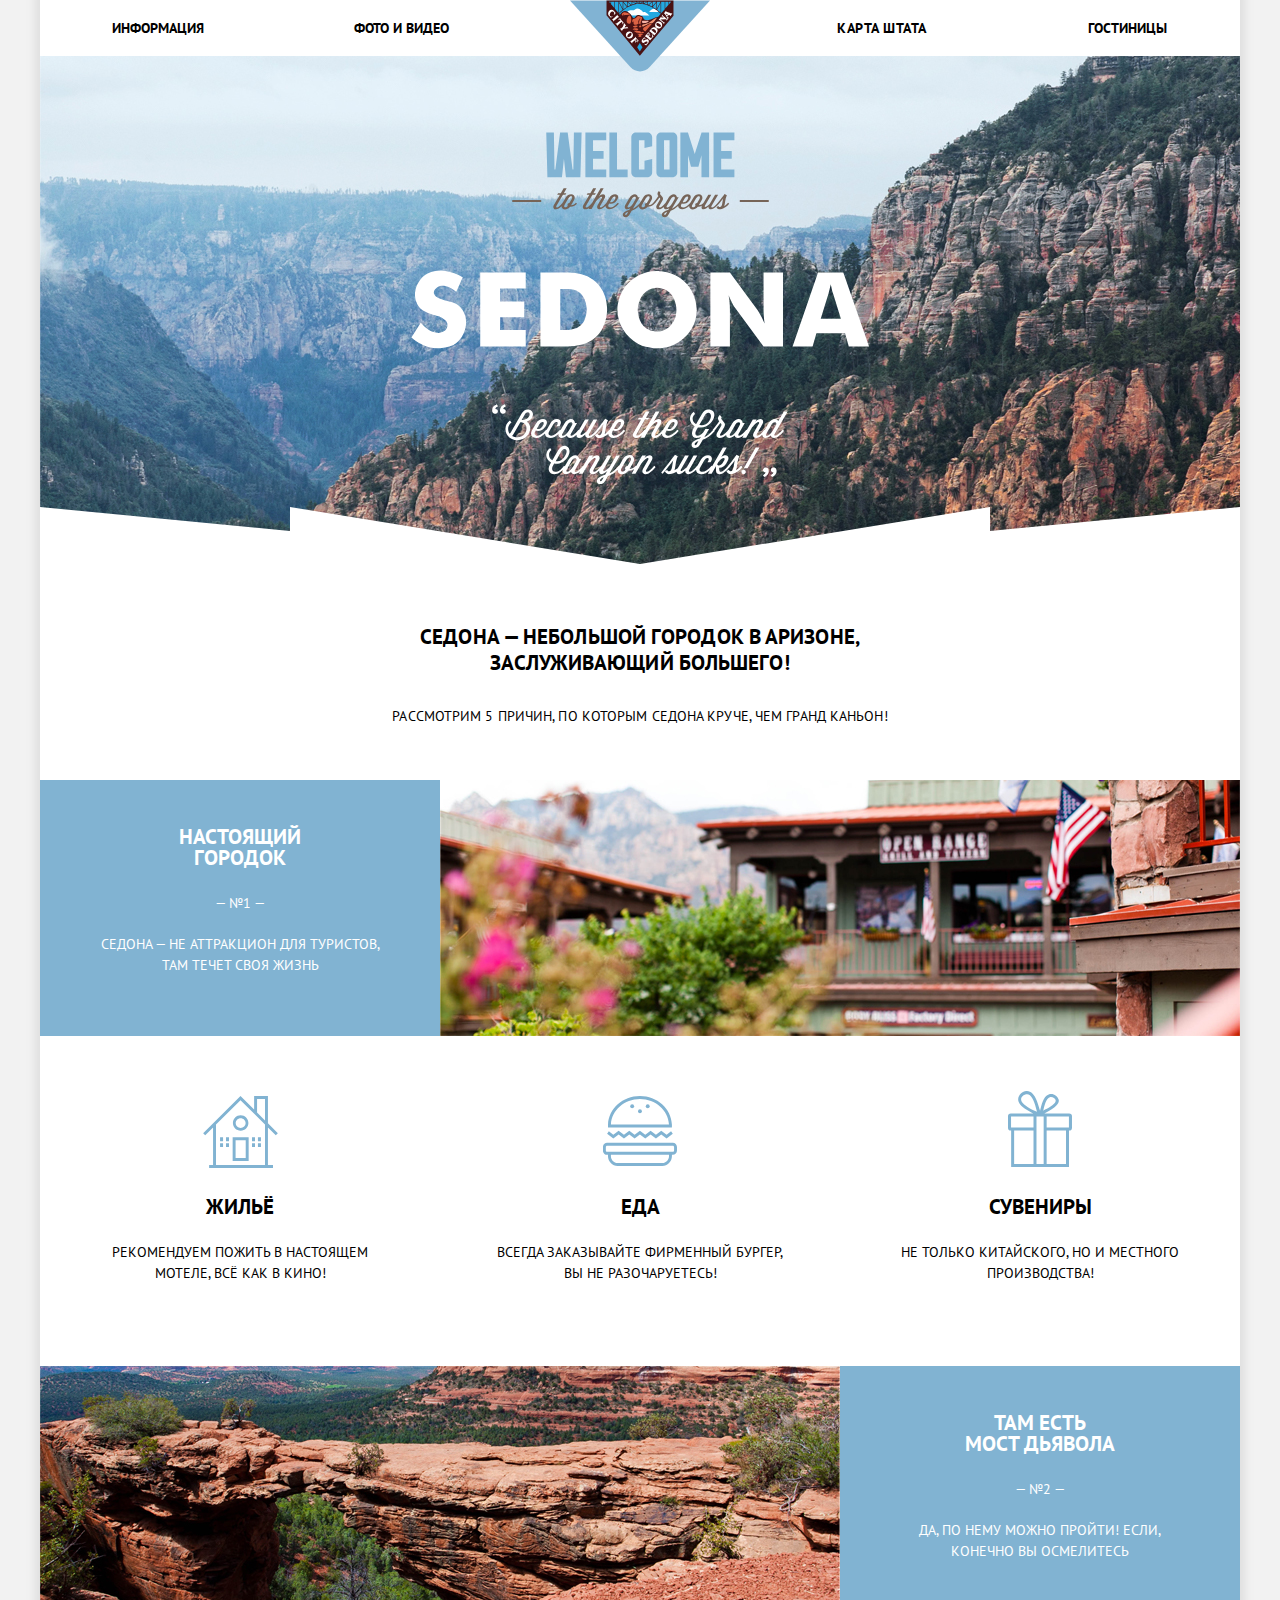
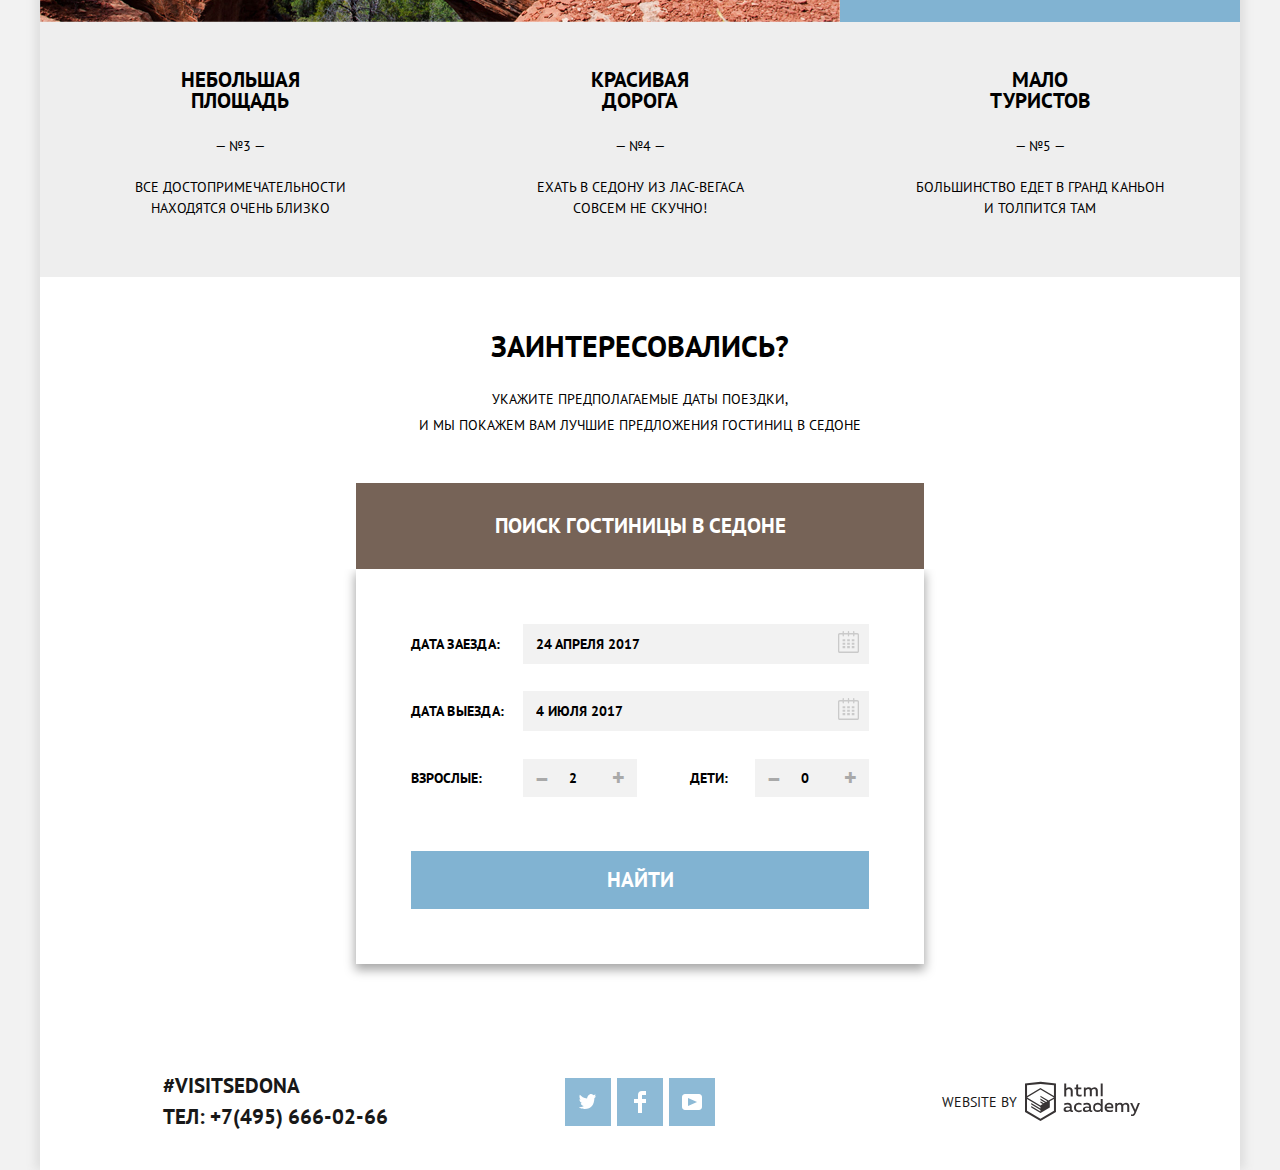
<file: index.html>
<!DOCTYPE html>
<html lang="ru">

<head>
    <meta charset="utf-8">
    <title>Седона</title>
    <link href="https://fonts.googleapis.com/css?family=PT+Sans:400,700&amp;subset=latin,cyrillic" rel="stylesheet" type="text/css">
    <link href="css/normalize.min.css" rel="stylesheet">
    <link href="css/style.min.css" rel="stylesheet">
</head>

<body>
    <div class="container">
        <header class="main-header">
            <nav class="main-navigation">
                <a class="main-header-logo">
                    <img src="img/logo-sedona.svg" width="140" height="72" alt="Логотип «City of Sedona»">
                </a>
                <ul class="site-navigation">
                    <li class="info"><a href="#">Информация</a></li>
                    <li class="photo"><a href="#">Фото и видео</a></li>
                    <li class="map"><a href="#">Карта штата</a></li>
                    <li class="housing"><a href="catalog.html">Гостиницы</a></li>
                </ul>
            </nav>
        </header>
        <main>
            <section class="intro">
                <img src="img/intro-welcome.svg" width="459" height="353" alt="Приветствие">
                <div class="intro-content">
                    <h1>Седона — небольшой городок в Аризоне, заслуживающий большего!</h1>
                    <p class="reset-text">Рассмотрим 5 причин, по которым Седона круче, чем гранд каньон!</p>
                </div>
            </section>
            <section class="features">
                <ul class="features-list reset-list">
                    <li class="features-item blue-item">
                        <div class="item-content">
                            <h2>Настоящий городок</h2>
                            <span>— №1 —</span>
                            <p>Седона — не аттракцион для туристов, там течет своя жизнь</p>
                        </div>
                        <img class="item-img" src="img/photo-town.jpg" width="800" height="256" alt="Достопримечательности Седоны">
                    </li>
                    <li class="features-item">
                        <ul class="features-sub-list reset-list">
                            <li class="sub-list-item house">
                                <h2>Жильё</h2>
                                <p>Рекомендуем пожить в настоящем мотеле, всё как в кино!</p>
                            </li>
                            <li class="sub-list-item food">
                                <h2>Еда</h2>
                                <p>Всегда заказывайте фирменный бургер, вы не разочаруетесь!</p>
                            </li>
                            <li class="sub-list-item gift">
                                <h2>Сувениры</h2>
                                <p>Не только китайского, но и местного производства!</p>
                            </li>
                        </ul>
                    </li>
                    <li class="features-item blue-item">
                        <img class="item-img" src="img/photo-bridge.jpg" width="800" height="256" alt="Достопримечательности Седоны">
                        <div class="item-content">
                            <h2>Там есть<br> мост Дьявола</h2>
                            <span>— №2 —</span>
                            <p>Да, по нему можно пройти! Если, конечно вы осмелитесь</p>
                        </div>
                    </li>
                    <li class="features-item advantages">
                        <ul class="features-sub-list reset-list">
                            <li class="sub-list-interest">
                                <h2>Небольшая площадь</h2>
                                <span>— №3 —</span>
                                <p>Все достопримечательности находятся очень близко</p>
                            </li>
                            <li class="sub-list-interest sub-interest-road">
                                <h2>Красивая дорога</h2>
                                <span>— №4 —</span>
                                <p>Ехать в Седону из Лас-Вегаса совсем не скучно!</p>
                            </li>
                            <li class="sub-list-interest">
                                <h2>Мало туристов</h2>
                                <span>— №5 —</span>
                                <p>Большинство едет в Гранд каньон и толпится там</p>
                            </li>
                        </ul>
                    </li>
                </ul>
            </section>
            <section class="interested">
                <div class="wrapper">
                    <h2>Заинтересовались?</h2>
                    <p>Укажите предполагаемые даты поездки,<br> и мы покажем вам лучшие предложения гостиниц в Седоне</p>
                    <button type="button" class="search-form-btn">Поиск гостиницы в Седоне</button>
                </div>
                <div class="search">
                    <form action="https://echo.htmlacademy.ru" method="GET">
                        <div class="search-by-date">
                            <div class="arrival-date">
                                <label for="arrival">Дата заезда:</label>
                                <input id="arrival" type="text" name="arrival-date" placeholder="24 апреля 2017" value="24 апреля 2017">
                                <button type="button" aria-label="Выбор даты заезда по календарю" class="calendar-btn">
                                    <svg xmlns="http://www.w3.org/2000/svg" width="21" height="22" viewBox="0 0 21 22">
                                        <path d="M19.251 2.025h-2.845V.648c0-.381-.294-.689-.656-.689-.363 0-.656.308-.656.689v1.377h-3.938V.648c0-.381-.294-.689-.655-.689-.363 0-.657.308-.657.689v1.377H5.906V.648c0-.381-.294-.689-.656-.689-.363 0-.657.308-.657.689v1.377H1.75C.784 2.025 0 2.847 0 3.862v16.302C0 21.179.784 22 1.75 22h17.501c.966 0 1.749-.821 1.749-1.836V3.862c0-1.015-.783-1.837-1.749-1.837zm.437 18.139a.448.448 0 0 1-.437.459H1.75a.45.45 0 0 1-.438-.459V3.862a.45.45 0 0 1 .438-.459h2.844v1.378c0 .381.294.689.657.689.362 0 .656-.308.656-.689V3.403h3.938v1.378c0 .381.294.689.657.689.361 0 .655-.308.655-.689V3.403h3.938v1.378c0 .381.293.689.656.689.362 0 .656-.308.656-.689V3.403h2.845c.241 0 .437.206.437.459v16.302z"/>
                                        <path d="M4.594 8.225h2.625v2.066H4.594zM4.594 11.668h2.625v2.067H4.594zM4.594 15.112h2.625v2.066H4.594zM9.188 15.112h2.625v2.066H9.188zM9.188 11.668h2.625v2.067H9.188zM9.188 8.225h2.625v2.066H9.188zM13.781 15.112h2.625v2.066h-2.625zM13.781 11.668h2.625v2.067h-2.625zM13.781 8.225h2.625v2.066h-2.625z"/>
                                    </svg>
                                </button>
                            </div>
                            <div class="departure-date">
                                <label for="departure">Дата выезда:</label>
                                <input id="departure" type="text" name="departure-date" placeholder="4 июля 2017" value="4 июля 2017">
                                <button type="button" aria-label="Выбор даты выезда по календарю" class="calendar-btn">
                                    <svg xmlns="http://www.w3.org/2000/svg" width="21" height="22" viewBox="0 0 21 22">
                                        <path d="M19.251 2.025h-2.845V.648c0-.381-.294-.689-.656-.689-.363 0-.656.308-.656.689v1.377h-3.938V.648c0-.381-.294-.689-.655-.689-.363 0-.657.308-.657.689v1.377H5.906V.648c0-.381-.294-.689-.656-.689-.363 0-.657.308-.657.689v1.377H1.75C.784 2.025 0 2.847 0 3.862v16.302C0 21.179.784 22 1.75 22h17.501c.966 0 1.749-.821 1.749-1.836V3.862c0-1.015-.783-1.837-1.749-1.837zm.437 18.139a.448.448 0 0 1-.437.459H1.75a.45.45 0 0 1-.438-.459V3.862a.45.45 0 0 1 .438-.459h2.844v1.378c0 .381.294.689.657.689.362 0 .656-.308.656-.689V3.403h3.938v1.378c0 .381.294.689.657.689.361 0 .655-.308.655-.689V3.403h3.938v1.378c0 .381.293.689.656.689.362 0 .656-.308.656-.689V3.403h2.845c.241 0 .437.206.437.459v16.302z"/>
                                        <path d="M4.594 8.225h2.625v2.066H4.594zM4.594 11.668h2.625v2.067H4.594zM4.594 15.112h2.625v2.066H4.594zM9.188 15.112h2.625v2.066H9.188zM9.188 11.668h2.625v2.067H9.188zM9.188 8.225h2.625v2.066H9.188zM13.781 15.112h2.625v2.066h-2.625zM13.781 11.668h2.625v2.067h-2.625zM13.781 8.225h2.625v2.066h-2.625z"/>
                                    </svg>
                                </button>
                            </div>
                        </div>
                        <div class="search-by-age">
                            <div class="adult">
                                <label for="adult">Взрослые: </label>
                                <button type="button" class="age-btn minus">–</button>
                                <input type="number" name="adults" id="adult" min="1" placeholder="0" value="2">
                                <button type="button" class="age-btn">+</button>
                            </div>
                            <div class="child">
                                <label for="child">Дети: </label>
                                <button type="button" class="age-btn minus">–</button>
                                <input type="number" name="children" id="child" min="0" placeholder="0" value="0">
                                <button type="button" class="age-btn">+</button>
                            </div>
                        </div>
                        <button type="submit" class="search-btn">Найти</button>
                    </form>
                </div>
            </section>
            <div class="map-city">
                <iframe src="https://www.google.com/maps/embed?pb=!1m18!1m12!1m3!1d863304.158017545!2d-111.8805786887994!3d34.79890761577055!2m3!1f0!2f0!3f0!3m2!1i1024!2i768!4f13.1!3m3!1m2!1s0x872da132f942b00d%3A0x5548c523fa6c8efd!2z0KHQtdC00L7QvdCwLCDQkNGA0LjQt9C-0L3QsCA4NjMzNiwg0KHQqNCQ!5e0!3m2!1sru!2sru!4v1583965801737!5m2!1sru!2sru"
                    width="1200" height="593" style="border:0;" allowfullscreen="" aria-hidden="false" tabindex="0"></iframe>
            </div>
        </main>
        <footer class="main-footer  footer-absolute">
            <div class="contacts">
                <span>#visitsedona</span>
                <p>Тел: <a class="tel" href="tel:74956660266">+7(495) 666-02-66</a></p>
            </div>
            <ul class="social">
                <li>
                    <a href="https://twitter.com" class="social-btn icon-twitter" aria-label="Седона в Твиттере">
                        <svg xmlns="http://www.w3.org/2000/svg" xmlns:xlink="http://www.w3.org/1999/xlink" width="17" height="15" viewBox="0 0 17 15">
                            <path fill="#FFF" d="M10.95.144c1.685-.496 2.984.27 3.577 1.179.673-.231 1.331-.481 2.011-.708a2.345 2.345 0 0 1-.857 1.768c.685.17 1.304-.491 1.304-.491-.169 1-1.006 1.788-1.563 2.024-.231 6.75-3.175 11.217-10.077 11.082h-.446c-.41 0-4.164-.46-4.898-1.887 2.271.196 3.893-.422 4.693-1.177-.96-.3-2.679-.477-2.979-2.95.349.106.564.228 1.19.119C1.705 8.247.374 7.53.448 5.33c.285.328 1.067.536 1.34.472C1.085 5.561-.182 2.442.894.85c1.818 1.854 3.735 3.606 7.152 3.773C8.254 2.33 9.183.793 10.95.144z"/>
                        </svg>
                    </a>
                </li>
                <li>
                    <a href="https://www.facebook.com" class="social-btn icon-facebook" aria-label="Седона в Фейсбуке">
                        <svg xmlns="http://www.w3.org/2000/svg" width="12" height="22" viewBox="0 0 12 22">
                            <path fill="#FFF" d="M12 4V0H8a4 4 0 0 0-4 4v4H0v4h4v10h4V12h4V8H8V4h4z"/>
                        </svg>
                    </a>
                </li>
                <li>
                    <a href="https://www.youtube.com" class="social-btn icon-youtube" aria-label="Седона в Ютубе">
                        <svg xmlns="http://www.w3.org/2000/svg" xmlns:xlink="http://www.w3.org/1999/xlink" width="20" height="16" viewBox="0 0 20 16">
                            <path fill="#FFF" d="M17 0H3C1.35 0 0 1.35 0 3v10c0 1.65 1.35 3 3 3h14c1.65 0 3-1.35 3-3V3c0-1.65-1.35-3-3-3zM6.027 11.998V4.002L15.014 8l-8.987 3.998z"/>
                        </svg>
                    </a>
                </li>
            </ul>
            <div class="copyright">
                <span>Website by</span>
                <a href="https://htmlacademy.ru/intensive/htmlcss" class="copyright-btn" aria-label="HTML Academy">
                    <svg id="Layer_1" data-name="Layer 1" xmlns="http://www.w3.org/2000/svg" width="115" height="41" viewBox="0 0 108.08 36.85">
                    <title>logo-htmlacademy-small1</title>
                    <path d="M44.61,26.88a2,2,0,0,0,.55-0.1v1.33a3.25,3.25,0,0,1-1.18.21,1.67,1.67,0,0,1-1.67-1,4.84,4.84,0,0,1-3.14,1.08c-1.51,0-2.91-.83-2.91-2.55,0-2.13,2-2.79,3.71-2.79a11.08,11.08,0,0,1,2.17.25v-0.3c0-1-.76-1.77-2.19-1.77a7.42,7.42,0,0,0-3,.64v-1.7a10.21,10.21,0,0,1,3.19-.55c2.36,0,3.81,1.12,3.81,3.65v3a0.54,0.54,0,0,0,.49.59h0.17Zm-6.44-1.13A1.35,1.35,0,0,0,39.63,27h0.11a3.39,3.39,0,0,0,2.41-1V24.58a9.72,9.72,0,0,0-1.81-.21c-1,0-2.16.33-2.16,1.38h0Zm12.36-6.11a5,5,0,0,1,2.57.64V22a4.08,4.08,0,0,0-2.3-.7,2.75,2.75,0,1,0,0,5.49,5,5,0,0,0,2.43-.64v1.71a6.27,6.27,0,0,1-2.76.57A4.21,4.21,0,0,1,46,24.51q0-.21,0-0.41a4.32,4.32,0,0,1,4.18-4.46h0.38Zm12.17,7.24a2,2,0,0,0,.55-0.1v1.33a3.25,3.25,0,0,1-1.18.21,1.67,1.67,0,0,1-1.67-1,4.84,4.84,0,0,1-3.14,1.08c-1.51,0-2.91-.83-2.91-2.55,0-2.13,2-2.79,3.71-2.79a11.08,11.08,0,0,1,2.17.25v-0.3c0-1-.76-1.77-2.19-1.77a7.42,7.42,0,0,0-3,.64v-1.7a10.21,10.21,0,0,1,3.19-.55c2.36,0,3.81,1.12,3.81,3.65v3a0.54,0.54,0,0,0,.49.59h0.17Zm-6.44-1.13A1.35,1.35,0,0,0,57.73,27h0.11a3.39,3.39,0,0,0,2.41-1V24.58a9.72,9.72,0,0,0-1.81-.21c-1.06,0-2.16.33-2.16,1.38h0ZM73,16V28.2H71.35V26.88a3.88,3.88,0,0,1-3.19,1.54,4.4,4.4,0,0,1,0-8.78,3.81,3.81,0,0,1,3,1.3V16H73Zm-4.53,5.22a2.76,2.76,0,1,0,0,5.52A2.86,2.86,0,0,0,71.15,25V23A2.91,2.91,0,0,0,68.49,21.27ZM79,19.64c3.31,0,4.46,2.68,3.92,5.09H76.7c0.21,1.5,1.67,2.11,3.19,2.11a6.11,6.11,0,0,0,2.64-.59v1.6a7.14,7.14,0,0,1-3,.57C77,28.42,74.78,27,74.78,24a4.18,4.18,0,0,1,4-4.39H79Zm0.09,1.54a2.28,2.28,0,0,0-2.44,2.1v0.06H81.3A2,2,0,0,0,79.13,21.18Zm5.73,7V19.87h1.65v1a3.81,3.81,0,0,1,2.78-1.27A2.86,2.86,0,0,1,91.89,21a4.12,4.12,0,0,1,2.91-1.33A3.06,3.06,0,0,1,98,23V28.2h-1.9V23.05a1.59,1.59,0,0,0-1.42-1.75H94.42a2.8,2.8,0,0,0-2.07,1.12V28.2h-1.9V23.05A1.59,1.59,0,0,0,89,21.31H88.8a3,3,0,0,0-2.21,1.29v5.63H84.86Zm21.31-8.33h1.9l-3.91,9.46c-0.9,2.17-2.09,2.86-3.35,2.86a4.76,4.76,0,0,1-1.1-.14V30.46a2.86,2.86,0,0,0,.85.12c0.9,0,1.58-.64,2.07-1.9l0.17-.42-4-8.4h2l2.86,6.29ZM38.73,1.46V6.22a3.81,3.81,0,0,1,2.7-1.14,3.25,3.25,0,0,1,3.44,3.4v5.15H43V8.72a1.81,1.81,0,0,0-1.61-2h-0.3a2.93,2.93,0,0,0-2.32,1.39v5.52h-1.9V1.46h1.9ZM49.94,2.31v3h3V6.91h-3v3.81c0,1.1.5,1.46,1.58,1.46a4.49,4.49,0,0,0,1.69-.33v1.6A6.8,6.8,0,0,1,51,13.8a2.55,2.55,0,0,1-2.86-2.74V6.89H46.58V5.26h1.5V2.74Zm5.4,11.31V5.28H57v1A3.81,3.81,0,0,1,59.77,5a2.86,2.86,0,0,1,2.6,1.33A4.12,4.12,0,0,1,65.28,5,3.06,3.06,0,0,1,68.44,8.4v5.21h-1.9V8.46a1.59,1.59,0,0,0-1.42-1.75H64.89a2.8,2.8,0,0,0-2.07,1.12v5.78h-1.9V8.46A1.59,1.59,0,0,0,59.5,6.71H59.27A3,3,0,0,0,57.06,8v5.63H55.34ZM71.17,1.45H73V13.6H71.17V1.45ZM14.71,0H14.55L0,1.54V28.21l14.55,8.66,14.55-8.66V1.54Zm12.5,27.1L14.55,34.64,1.9,27.12V16.18l12.59,7.5V25L5.86,19.9v1.31l8.68,5.21v1.39L5.87,22.65V24l8.68,5.21,8.75-5.24V18.31L27.2,16V27.12Zm0-12.53-3.48,2-1.6,1L14.51,13v1.31L21,18.23H21l-0.14.09-1,.54-5.37-3.2V17l4.24,2.52-1,.67-3.2-1.9v1.31l2.1,1.24L14.5,22.1,2,14.65,14.51,7.11Zm0-1.32L14.49,5.76,1.91,13.25v-10L14.56,1.92,27.21,3.25v10h0Z" transform="translate(0 -0.02)" fill="#231f20"/>
                </svg>
                </a>
            </div>
        </footer>
    </div>
    <script src="js/script.min.js"></script>
</body>

</html>
</file>
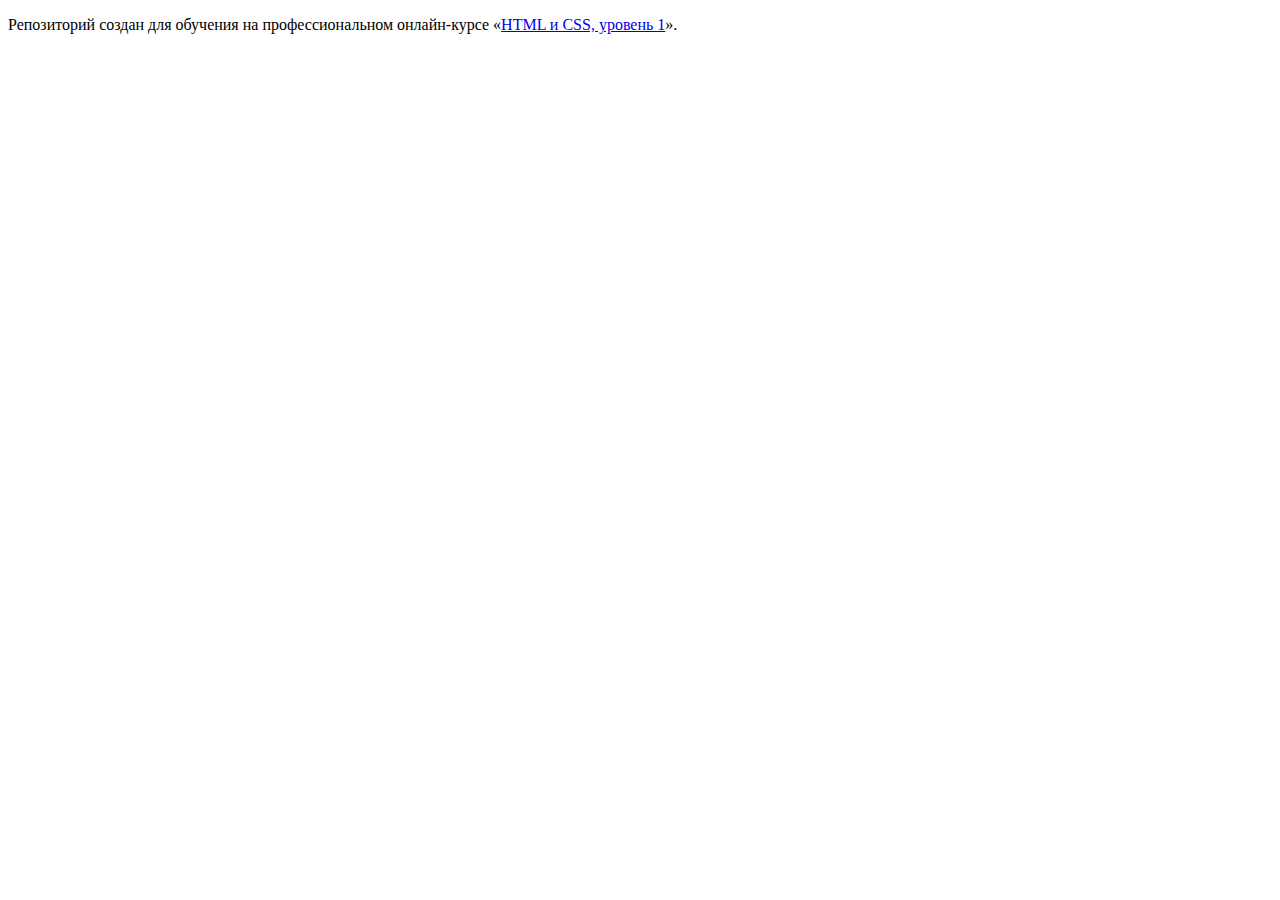
<file: master/index.html>
<!DOCTYPE html>
<html lang="ru">
  <head>
    <meta charset="utf-8">
    <title>HTML Academy: Седона</title>
    <base href="https://htmlacademy-htmlcss.github.io/57563-sedona-27/master/">
</head>
  <body>

    <p>Репозиторий создан для обучения на профессиональном онлайн‑курсе «<a href="https://htmlacademy.ru/intensive/htmlcss">HTML и CSS, уровень 1</a>».</p>

  </body>
</html>
</file>
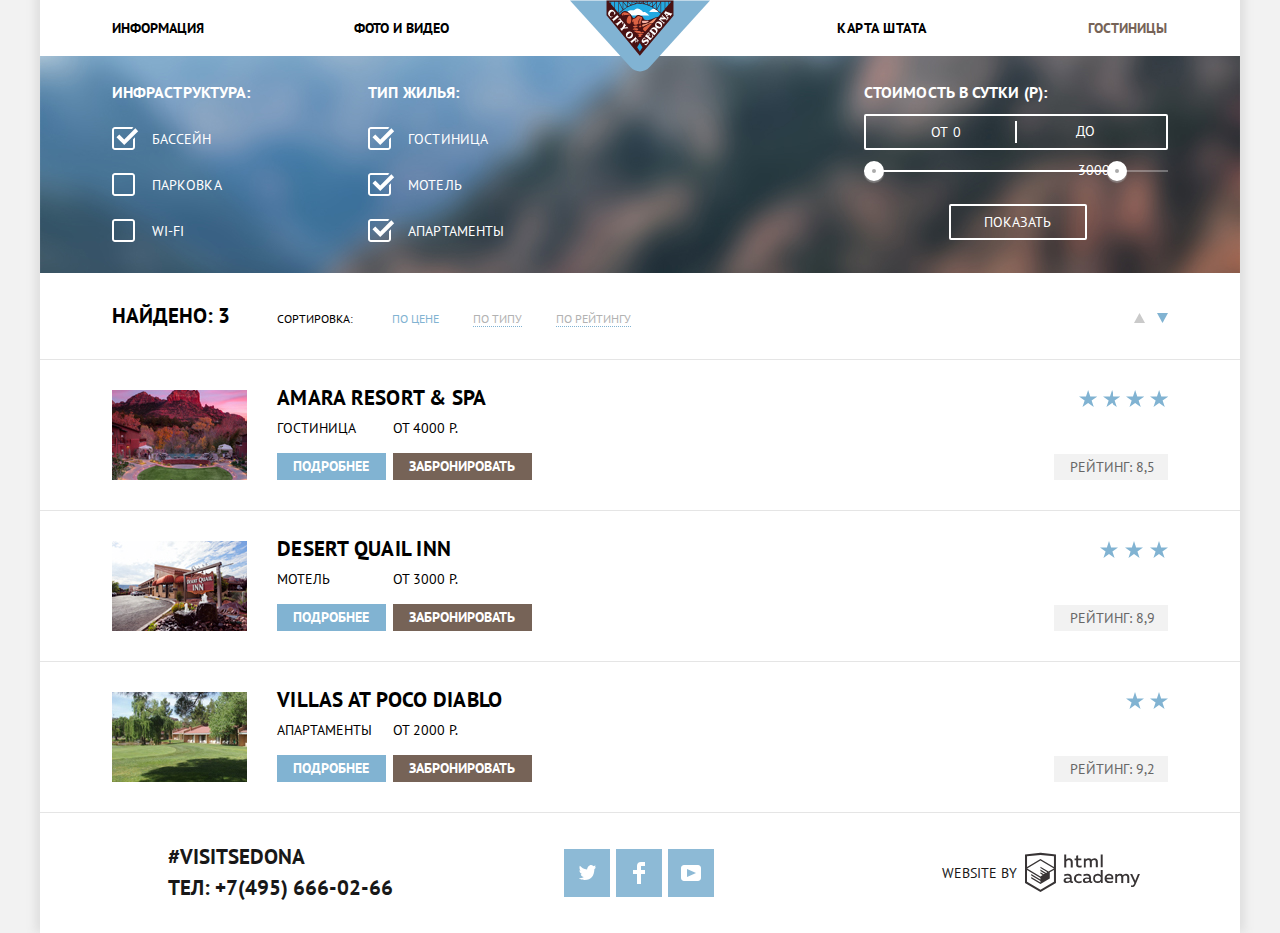
<file: catalog.html>
<!DOCTYPE html>
<html lang="ru">

<head>
    <meta charset="utf-8">
    <title>Гостиницы - Седона</title>
    <link href="https://fonts.googleapis.com/css?family=PT+Sans:400,700&amp;subset=latin,cyrillic" rel="stylesheet" type="text/css">
    <link href="css/normalize.min.css" rel="stylesheet">
    <link href="css/style.min.css" rel="stylesheet">
</head>

<body>
    <div class="container">
        <header class="main-header">
            <nav class="main-navigation">
                <a href="index.html" class="main-header-logo">
                    <img src="img/logo-sedona.svg" width="140" height="72" alt="Логотип «City of Sedona»">
                </a>
                <ul class="site-navigation">
                    <li class="info"><a href="#">Информация</a></li>
                    <li class="photo"><a href="#">Фото и видео</a></li>
                    <li class="map"><a href="#">Карта штата</a></li>
                    <li class="housing"><a class="active-page">Гостиницы</a></li>
                </ul>
            </nav>
        </header>
        <main>
            <h1 class="visually-hidden">Каталог гостиниц Седоны</h1>
            <div class="search-hotels">
                <form action="https://echo.htmlacademy.ru" class="filter" method="GET">
                    <fieldset class="infrastructure reset-fieldset">
                        <legend>Инфраструктура:</legend>
                        <ul class="reset-list">
                            <li>
                                <label class="checkbox-label" for="pool">
                                    <input type="checkbox" class="filter-checkbox visually-hidden" name="pool" id="pool" checked>
                                    <span class="checkbox-decor"></span>
                                    Бассейн
                                </label>
                            </li>
                            <li>
                                <label class="checkbox-label" for="parking">
                                    <input type="checkbox" class="filter-checkbox visually-hidden" name="parking" id="parking">
                                    <span class="checkbox-decor"></span>
                                    Парковка
                                </label>
                            </li>
                            <li>
                                <label class="checkbox-label" for="wi-fi">
                                    <input type="checkbox" class="filter-checkbox visually-hidden" name="wi-fi" id="wi-fi">
                                    <span class="checkbox-decor"></span>
                                    Wi-Fi
                                </label>
                            </li>
                        </ul>
                    </fieldset>
                    <fieldset class="type-housing reset-fieldset">
                        <legend>Тип жилья:</legend>
                        <ul class="reset-list">
                            <li>
                                <label class="checkbox-label" for="hotel">
                                     <input type="checkbox" class="filter-checkbox visually-hidden" name="hotel" id="hotel" checked>
                                     <span class="checkbox-decor"></span>
                                     Гостиница
                                </label>
                            </li>
                            <li>
                                <label class="checkbox-label" for="motel">
                                    <input type="checkbox" class="filter-checkbox visually-hidden" name="motel" id="motel" checked>
                                    <span class="checkbox-decor"></span>
                                    Мотель
                                </label>
                            </li>
                            <li>
                                <label class="checkbox-label" for="apartments">
                                    <input type="checkbox" class="filter-checkbox visually-hidden" name="apartments" id="apartments" checked>
                                    <span class="checkbox-decor"></span>
                                    Апартаменты
                                </label>
                            </li>
                        </ul>
                    </fieldset>
                    <fieldset class="filter-range reset-fieldset">
                        <legend class="filter-range-title">Стоимость в сутки (р):</legend>
                        <div class="price-controls">
                            <label class="min-price">от <input type="number" name="min-price" value="0"></label>
                            <label class="max-price">до <input type="number" name="max-price" value="3000" min="1"></label>
                        </div>
                        <div class="range-controls">
                            <div class="scale">
                                <div class="bar"></div>
                            </div>
                            <div class="range-toggle range-toggle-min"></div>
                            <div class="range-toggle range-toggle-max"></div>
                        </div>
                        <button class="btn-transparent" type="submit">Показать</button>
                    </fieldset>
                </form>
            </div>
            <div class="sorting">
                <span class="sort-result">Найдено: 3</span>
                <span class="sort-title">Сортировка:</span>
                <ul class="sort-by-category reset-list">
                    <li class="sort-by-price"><a class="category-active">По цене</a></li>
                    <li class="sort-by-type"><a href="#">По типу</a></li>
                    <li class="sort-by-rating"><a href="#">По рейтингу</a></li>
                </ul>
                <ul class="sort-by-priority reset-list">
                    <li class="priority-item-up">
                        <a href="#" class="up-btn" aria-label="Сортировка по возрастанию">
                            <svg xmlns="http://www.w3.org/2000/svg" width="11" height="10" viewBox="0 0 11 10">
                                <path fill="#231F20" d="M5.5 0L0 10h11z"/>
                            </svg>
                        </a>
                    </li>
                    <li class="priority-item-down">
                        <a class="down-btn" aria-label="Сортировка по убыванию">
                            <svg xmlns="http://www.w3.org/2000/svg" width="11" height="10" viewBox="0 0 11 10">
                                <path fill="#231F20" d="M5.5 10L0 0h11"/>
                            </svg>
                        </a>
                    </li>
                </ul>
            </div>
            <section class="hotels">
                <ul class="hotels-list reset-list">
                    <li class="hotels-list-item">
                        <img src="img/photo-amara-resort-and-spa.jpg" width="135" height="90" alt="Amara resort & spa">
                        <div class="hotel-info">
                            <a href="#">
                                <h2 class="hotel-name reset-text">Amara Resort & Spa</h2>
                            </a>
                            <p class="price reset-text">Гостиница<span>от 4000 р.</span></p>
                            <div>
                                <a href="#" class="btn btn-details">Подробнее</a>
                                <a href="#" class="btn btn-reserve">Забронировать</a>
                            </div>
                        </div>
                        <div class="hotel-rating">
                            <div class="star star-four"><span class="visually-hidden">Четыре звезды</span></div>
                            <span>Рейтинг: 8,5</span>
                        </div>
                    </li>
                    <li class="hotels-list-item">
                        <img src="img/photo-desert-quail-inn.jpg" width="135" height="90" alt="Desert quail inn">
                        <div class="hotel-info">
                            <a href="#">
                                <h2 class="hotel-name reset-text">Desert Quail Inn</h2>
                            </a>
                            <p class="price reset-text">Мотель<span>от 3000 р.</span></p>
                            <div>
                                <a href="#" class="btn btn-details">Подробнее</a>
                                <a href="#" class="btn btn-reserve">Забронировать</a>
                            </div>
                        </div>
                        <div class="hotel-rating">
                            <div class="star star-three"><span class="visually-hidden">Три звезды</span></div>
                            <span>Рейтинг: 8,9</span>
                        </div>
                    </li>
                    <li class="hotels-list-item last-hotel">
                        <img src="img/photo-villas-at-poco-diablo.jpg" width="135" height="90" alt="Villas at pocodiablo">
                        <div class="hotel-info">
                            <a href="#">
                                <h2 class="hotel-name reset-text">Villas at Poco Diablo</h2>
                            </a>
                            <p class="price reset-text">Апартаменты<span>от 2000 р.</span></p>
                            <div>
                                <a href="#" class="btn btn-details">Подробнее</a>
                                <a href="#" class="btn btn-reserve">Забронировать</a>
                            </div>
                        </div>
                        <div class="hotel-rating">
                            <div class="star star-two"><span class="visually-hidden">Две звезды</span></div>
                            <span>Рейтинг: 9,2</span>
                        </div>
                    </li>
                </ul>
            </section>
        </main>
        <footer class="main-footer">
            <div class="contacts">
                <span>#visitsedona</span>
                <p>Тел: <a class="tel" href="tel:74956660266">+7(495) 666-02-66</a></p>
            </div>
            <ul class="social">
                <li>
                    <a href="https://twitter.com" class="social-btn icon-twitter" aria-label="Седона в Твиттере">
                        <svg xmlns="http://www.w3.org/2000/svg" xmlns:xlink="http://www.w3.org/1999/xlink" width="17" height="15" viewBox="0 0 17 15">
                            <path fill="#FFF" d="M10.95.144c1.685-.496 2.984.27 3.577 1.179.673-.231 1.331-.481 2.011-.708a2.345 2.345 0 0 1-.857 1.768c.685.17 1.304-.491 1.304-.491-.169 1-1.006 1.788-1.563 2.024-.231 6.75-3.175 11.217-10.077 11.082h-.446c-.41 0-4.164-.46-4.898-1.887 2.271.196 3.893-.422 4.693-1.177-.96-.3-2.679-.477-2.979-2.95.349.106.564.228 1.19.119C1.705 8.247.374 7.53.448 5.33c.285.328 1.067.536 1.34.472C1.085 5.561-.182 2.442.894.85c1.818 1.854 3.735 3.606 7.152 3.773C8.254 2.33 9.183.793 10.95.144z"/>
                        </svg>
                    </a>
                </li>
                <li>
                    <a href="https://www.facebook.com" class="social-btn icon-facebook" aria-label="Седона в Фейсбуке">
                        <svg xmlns="http://www.w3.org/2000/svg" width="12" height="22" viewBox="0 0 12 22">
                            <path fill="#FFF" d="M12 4V0H8a4 4 0 0 0-4 4v4H0v4h4v10h4V12h4V8H8V4h4z"/>
                        </svg>
                    </a>
                </li>
                <li>
                    <a href="https://www.youtube.com" class="social-btn icon-youtube" aria-label="Седона в Ютубе">
                        <svg xmlns="http://www.w3.org/2000/svg" xmlns:xlink="http://www.w3.org/1999/xlink" width="20" height="16" viewBox="0 0 20 16">
                            <path fill="#FFF" d="M17 0H3C1.35 0 0 1.35 0 3v10c0 1.65 1.35 3 3 3h14c1.65 0 3-1.35 3-3V3c0-1.65-1.35-3-3-3zM6.027 11.998V4.002L15.014 8l-8.987 3.998z"/>
                        </svg>
                    </a>
                </li>
            </ul>
            <div class="copyright">
                <span>Website by</span>
                <a href="https://htmlacademy.ru/intensive/htmlcss" class="copyright-btn" aria-label="HTML Academy">
                    <svg id="Layer_1" data-name="Layer 1" xmlns="http://www.w3.org/2000/svg" width="115" height="41" viewBox="0 0 108.08 36.85">
                    <title>logo-htmlacademy-small1</title>
                    <path d="M44.61,26.88a2,2,0,0,0,.55-0.1v1.33a3.25,3.25,0,0,1-1.18.21,1.67,1.67,0,0,1-1.67-1,4.84,4.84,0,0,1-3.14,1.08c-1.51,0-2.91-.83-2.91-2.55,0-2.13,2-2.79,3.71-2.79a11.08,11.08,0,0,1,2.17.25v-0.3c0-1-.76-1.77-2.19-1.77a7.42,7.42,0,0,0-3,.64v-1.7a10.21,10.21,0,0,1,3.19-.55c2.36,0,3.81,1.12,3.81,3.65v3a0.54,0.54,0,0,0,.49.59h0.17Zm-6.44-1.13A1.35,1.35,0,0,0,39.63,27h0.11a3.39,3.39,0,0,0,2.41-1V24.58a9.72,9.72,0,0,0-1.81-.21c-1,0-2.16.33-2.16,1.38h0Zm12.36-6.11a5,5,0,0,1,2.57.64V22a4.08,4.08,0,0,0-2.3-.7,2.75,2.75,0,1,0,0,5.49,5,5,0,0,0,2.43-.64v1.71a6.27,6.27,0,0,1-2.76.57A4.21,4.21,0,0,1,46,24.51q0-.21,0-0.41a4.32,4.32,0,0,1,4.18-4.46h0.38Zm12.17,7.24a2,2,0,0,0,.55-0.1v1.33a3.25,3.25,0,0,1-1.18.21,1.67,1.67,0,0,1-1.67-1,4.84,4.84,0,0,1-3.14,1.08c-1.51,0-2.91-.83-2.91-2.55,0-2.13,2-2.79,3.71-2.79a11.08,11.08,0,0,1,2.17.25v-0.3c0-1-.76-1.77-2.19-1.77a7.42,7.42,0,0,0-3,.64v-1.7a10.21,10.21,0,0,1,3.19-.55c2.36,0,3.81,1.12,3.81,3.65v3a0.54,0.54,0,0,0,.49.59h0.17Zm-6.44-1.13A1.35,1.35,0,0,0,57.73,27h0.11a3.39,3.39,0,0,0,2.41-1V24.58a9.72,9.72,0,0,0-1.81-.21c-1.06,0-2.16.33-2.16,1.38h0ZM73,16V28.2H71.35V26.88a3.88,3.88,0,0,1-3.19,1.54,4.4,4.4,0,0,1,0-8.78,3.81,3.81,0,0,1,3,1.3V16H73Zm-4.53,5.22a2.76,2.76,0,1,0,0,5.52A2.86,2.86,0,0,0,71.15,25V23A2.91,2.91,0,0,0,68.49,21.27ZM79,19.64c3.31,0,4.46,2.68,3.92,5.09H76.7c0.21,1.5,1.67,2.11,3.19,2.11a6.11,6.11,0,0,0,2.64-.59v1.6a7.14,7.14,0,0,1-3,.57C77,28.42,74.78,27,74.78,24a4.18,4.18,0,0,1,4-4.39H79Zm0.09,1.54a2.28,2.28,0,0,0-2.44,2.1v0.06H81.3A2,2,0,0,0,79.13,21.18Zm5.73,7V19.87h1.65v1a3.81,3.81,0,0,1,2.78-1.27A2.86,2.86,0,0,1,91.89,21a4.12,4.12,0,0,1,2.91-1.33A3.06,3.06,0,0,1,98,23V28.2h-1.9V23.05a1.59,1.59,0,0,0-1.42-1.75H94.42a2.8,2.8,0,0,0-2.07,1.12V28.2h-1.9V23.05A1.59,1.59,0,0,0,89,21.31H88.8a3,3,0,0,0-2.21,1.29v5.63H84.86Zm21.31-8.33h1.9l-3.91,9.46c-0.9,2.17-2.09,2.86-3.35,2.86a4.76,4.76,0,0,1-1.1-.14V30.46a2.86,2.86,0,0,0,.85.12c0.9,0,1.58-.64,2.07-1.9l0.17-.42-4-8.4h2l2.86,6.29ZM38.73,1.46V6.22a3.81,3.81,0,0,1,2.7-1.14,3.25,3.25,0,0,1,3.44,3.4v5.15H43V8.72a1.81,1.81,0,0,0-1.61-2h-0.3a2.93,2.93,0,0,0-2.32,1.39v5.52h-1.9V1.46h1.9ZM49.94,2.31v3h3V6.91h-3v3.81c0,1.1.5,1.46,1.58,1.46a4.49,4.49,0,0,0,1.69-.33v1.6A6.8,6.8,0,0,1,51,13.8a2.55,2.55,0,0,1-2.86-2.74V6.89H46.58V5.26h1.5V2.74Zm5.4,11.31V5.28H57v1A3.81,3.81,0,0,1,59.77,5a2.86,2.86,0,0,1,2.6,1.33A4.12,4.12,0,0,1,65.28,5,3.06,3.06,0,0,1,68.44,8.4v5.21h-1.9V8.46a1.59,1.59,0,0,0-1.42-1.75H64.89a2.8,2.8,0,0,0-2.07,1.12v5.78h-1.9V8.46A1.59,1.59,0,0,0,59.5,6.71H59.27A3,3,0,0,0,57.06,8v5.63H55.34ZM71.17,1.45H73V13.6H71.17V1.45ZM14.71,0H14.55L0,1.54V28.21l14.55,8.66,14.55-8.66V1.54Zm12.5,27.1L14.55,34.64,1.9,27.12V16.18l12.59,7.5V25L5.86,19.9v1.31l8.68,5.21v1.39L5.87,22.65V24l8.68,5.21,8.75-5.24V18.31L27.2,16V27.12Zm0-12.53-3.48,2-1.6,1L14.51,13v1.31L21,18.23H21l-0.14.09-1,.54-5.37-3.2V17l4.24,2.52-1,.67-3.2-1.9v1.31l2.1,1.24L14.5,22.1,2,14.65,14.51,7.11Zm0-1.32L14.49,5.76,1.91,13.25v-10L14.56,1.92,27.21,3.25v10h0Z" transform="translate(0 -0.02)" fill="#231f20"/>
                </svg>
                </a>
            </div>
        </footer>
    </div>
</body>

</html>
</file>
<file: css/style.min.css>
body{margin:0;padding:0;font-family:'PT Sans','Arial',sans-serif;font-size:14px;line-height:26px;font-weight:400;color:#000;text-transform:uppercase;background-color:#f2f2f2}.visually-hidden{position:absolute;clip:rect(0 0 0 0);width:1px;height:1px;margin:-1px}a{text-decoration:none}.container{position:relative;margin:0 auto;max-width:1200px;background-color:#ffffff;box-shadow:0 -5px 9px 5px #dfdfdf}.main-header-logo{display:block;position:absolute;left:50%;transform:translateX(-50%);width:140px;z-index:1}.main-navigation{position:relative;font-size:14px;line-height:26px;color:#000;min-height:56px;background-color:#ffffff}.site-navigation{display:flex;flex-wrap:wrap;align-items:center;min-height:56px;margin:0;padding:0;list-style:none}.site-navigation li{width:20%;-webkit-box-sizing:border-box;-moz-box-sizing:border-box;box-sizing:border-box;background-color:#fff;text-align:center}.site-navigation a{padding:15px 0;display:block;font-weight:700;color:#000}.site-navigation a:hover,.site-navigation a:focus{color:#81b3d2}.site-navigation a:active{color:#b2b2b2}.info{padding-right:4px}.photo{margin-right:20%;padding-left:2px}.map{padding-left:4px;letter-spacing:0.5px}.housing{padding-left:15px}.intro{display:flex;flex-direction:column;position:relative;background-image:url("../img/background-main.jpg");background-color:#516170;background-position:0 -55px;background-repeat:no-repeat}.intro-content{display:flex;flex-direction:column;align-items:center;padding-top:50px;padding-bottom:51px;background-color:#fff;text-align:center;letter-spacing:0.1px}.intro img{align-self:center;margin:76px 0 79px}.intro h1{font-size:21px;font-weight:700;width:450px;margin:10px auto 27px}.intro p{width:500px}.intro::after{content:"";display:block;width:100%;height:57px;position:absolute;background-image:url("../img/intro-mask.svg");background-repeat:no-repeat;top:451px}.features-list,.features-item{display:flex;flex-wrap:wrap;justify-content:space-between}.reset-list{list-style:none;padding:0;margin:0}.features-item{text-align:center}.features-item h2{max-width:156px;margin:0 auto;font-size:21px;line-height:21px}.features-item span{display:block;padding:24px 0 20px;line-height:22px}.features-item p{width:305px;margin:0 auto;line-height:21px}.blue-item{background-color:#81b3d2;color:#ffffff}.blue-item .item-content{padding:46px 47.5px 50px;-webkit-box-sizing:border-box;-moz-box-sizing:border-box;box-sizing:border-box}.item-img{background-position:0 -50px}.features-sub-list,.sub-list-item{display:flex;flex-wrap:wrap}.house,.food,.gift{flex-direction:column;justify-content:center;padding:82px 50px}.sub-list-item h2{margin-top:78px}.sub-list-item p{max-width:300px;margin-top:25px}.house{background-image:url(../img/icon-home.svg);background-repeat:no-repeat;background-position:center 60px}.food{background-image:url(../img/icon-burger.svg);background-repeat:no-repeat;background-position:center 60px}.gift{background-image:url(../img/icon-gift.svg);background-repeat:no-repeat;background-position:center 55px}.advantages{background-color:#eeeeee;z-index:3}.sub-list-interest{display:flex;flex-direction:column;justify-content:center;width:400px;padding-top:47px;padding-bottom:43px}.sub-list-interest p{width:251px;padding-bottom:15px}.sub-interest-road p{width:262px}.interested{display:flex;flex-direction:column;justify-content:space-between;align-items:center;position:relative;min-height:292px;text-align:center;z-index:2}.wrapper{width:600px;background-color:#ffffff;z-index:2}.interested h2{font-size:30px;font-weight:700;line-height:30px;padding-top:29px}.interested p{margin:0;margin-bottom:45px}.search-form-btn{width:568px;height:86px;border:none;font-size:21px;font-weight:700;text-transform:uppercase;background-color:#766357;color:#ffffff}.search-form-btn:hover,.search-form-btn:focus{background-color:#604e43}.search-form-btn:active{background-color:#503e33;color:#857871}.search{position:absolute;top:292px;-webkit-box-sizing:border-box;-moz-box-sizing:border-box;box-sizing:border-box;width:568px;padding:55px;margin-top:0;font-size:14px;font-weight:700;line-height:26px;background-color:#ffffff;box-shadow:0 5px 10px 1px #a7a7a7;transition:all 0.8s}.search-close{margin-top:-405px}.search-by-date{display:flex;flex-direction:column}.search-by-date div{position:relative}.search-by-date label{margin-right:auto;letter-spacing:0.25px}.search-by-date input{width:346px;padding:7px 13px}.calendar-btn{position:absolute;top:7px;right:10px;padding:0;fill:#cacaca;border:none;cursor:pointer;background-color:transparent}.calendar-btn:hover,.calendar-btn:focus{fill:#000000}.calendar-btn:active{fill:#81b3d2}.search-by-date div,.search-by-age,.search-by-age div{display:flex;align-items:center}.search-by-age input{width:38px;height:38px;text-align:center;z-index:1}.adult label{margin-right:41px}.child{margin-left:auto}.child label{margin-right:27px}.age-btn{width:38px;height:38px;font-size:24px;font-weight:700;color:#a9a9a9;background-color:#f2f2f2;border:none;cursor:pointer}.minus{padding-bottom:2px}.age-btn:hover,.age-btn:focus{color:#000000}.age-btn:active{color:#81b3d2}.arrival-date{margin-bottom:27px}.departure-date{margin-bottom:28px}.search-by-age{margin-bottom:29px}.search input{-webkit-box-sizing:border-box;-moz-box-sizing:border-box;box-sizing:border-box;font-size:14px;font-weight:700;line-height:26px;text-transform:uppercase;color:#000000;background-color:#f2f2f2;border:none}.search input:hover{background-color:#ebebeb}.search input:focus{background-color:transparent;outline:2px solid #e5e5e5}.search-by-age input:focus{background-color:transparent;outline:2px solid #e5e5e5}.search-btn{font-size:21px;font-weight:700;text-transform:uppercase;width:458px;margin-top:25px;padding:17px 0;border:none;color:#ffffff;background-color:#81b3d2}.search-btn:hover,.search-btn:focus{background-color:#669ec0}.search-btn:active{color:#88b6d1;background-color:#5496bd}.main-footer{display:flex;justify-content:space-between;align-items:center;width:1200px;padding:0;padding-top:31px;padding-bottom:32px;background-color:#ffffff;opacity:0.9}.contacts,.social,.copyright{display:flex;margin:0}.contacts{flex-direction:column;font-size:21px;font-weight:700;line-height:26px;margin-left:128px}.contacts span{margin-bottom:5px}.contacts p{margin:0;letter-spacing:0.002px}.tel{color:#000}.social{list-style:none;padding:0;margin-right:51px}.social-btn{display:flex;justify-content:center;align-items:center;width:46px;height:48px;margin-right:6px;background-color:#81b3d2}.social-btn:hover,.social-btn:focus{background-color:#669ec0}.social-btn:active{background-color:#5496bd}.social-btn:active path{fill:#88b6d1}.copyright{justify-content:center;align-items:center;margin-right:100px}.copyright span{margin-right:8px}.copyright-btn{width:115px;height:41px}.copyright-btn:hover path,.copyright-btn:focus path{fill:#81b3d2}.copyright-btn:active path{fill:#bdbbbc}.site-navigation .active-page{color:#766357}.search-hotels{background-image:url(../img/background-blurry.jpg);background-repeat:no-repeat;background-position:0 -55px;background-color:#000000}.filter{display:flex;padding:26px 72px 6px 72px;color:#ffffff;line-height:21px;letter-spacing:0.08px}.filter li{margin-bottom:25px}.reset-fieldset{border:none;margin:0;padding:0}.filter .infrastructure{margin-right:118px}.infrastructure legend,.type-housing legend{margin-bottom:26px;font-weight:600;font-size:16px;line-height:21px}.checkbox-label{position:relative;margin-left:40px;padding-top:3px;cursor:pointer}.filter-checkbox[type="checkbox"]+.checkbox-decor,.filter-checkbox[type="checkbox"]:hover+.checkbox-decor,.filter-checkbox[type="checkbox"]:focus+.checkbox-decor{position:absolute;top:0;left:-40px;width:23px;height:23px;background-image:url("../img/icon-checkbox-off.svg")}.filter-checkbox[type="checkbox"]:checked+.checkbox-decor,.filter-checkbox[type="checkbox"]:checked:hover+.checkbox-decor,.filter-checkbox[type="checkbox"]:checked:focus+.checkbox-decor{position:absolute;top:0;left:-40px;width:27px;height:23px;background-image:url("../img/icon-checkbox-on.svg")}.filter-checkbox[type="checkbox"]:disabled+.checkbox-decor{background-image:url("../img/icon-checkbox-off-disabled.svg")}.filter-checkbox[type="checkbox"]:checked:disabled+.checkbox-decor{background-image:url("../img/icon-checkbox-on-disabled.svg")}.price-controls input[type=number],.search-by-age input[type=number]{-moz-appearance:textfield}.filter .filter-range{margin-left:360px;width:352px;color:#ffffff;text-transform:uppercase}.filter-range-title{margin-bottom:11px;font-weight:600;font-size:16px;line-height:21px}.price-controls{position:relative;height:32px;margin-bottom:20px;font-size:0;border:2px solid #ffffff;border-radius:2px}.price-controls::after{content:"";position:absolute;top:50%;left:50%;width:2px;height:22px;background:#ffffff;transform:translate(-50%,-50%)}.price-controls label{display:inline-block;position:relative;bottom:4px;font-size:14px;line-height:38px;vertical-align:top;cursor:pointer}.price-controls .min-price,.price-controls .max-price{width:75px;padding-left:65px}.price-controls .max-price{left:5px}.price-controls input{width:50px;margin:0;color:inherit;font:inherit;background:none;border:none}.range-controls{position:relative;margin-bottom:32px}.range-controls .scale{height:2px;background:rgba(255,255,255,0.3)}.range-controls .bar{width:80%;height:2px;background:#ffffff}.range-toggle{position:absolute;top:-9px;width:4px;height:4px;background:#ababab;border:8px solid #ffffff;border-radius:50%;box-shadow:0 2px 1px 0 rgba(172,172,172,0.5);cursor:pointer}.range-toggle:hover{transform:scale(1.15)}.range-toggle-min{left:0}.range-toggle-max{left:80%}.btn-transparent{display:block;margin-left:85px;padding:6px 34px 6px 33px;font-size:14px;line-height:20px;color:#ffffff;text-transform:uppercase;background:transparent;border:2px solid #ffffff;border-radius:2px;cursor:pointer}.btn-transparent:hover{color:#000000;background:#ffffff}.sorting{display:flex;align-items:baseline;padding:30px 72px 28px 72px}.sort-result{font-size:21px;font-weight:600;margin-right:47px}.sort-title{font-size:12px;font-weight:400;line-height:18px;margin-right:39px}.sort-by-category{display:flex;flex-wrap:wrap;width:740px;font-size:12px;font-weight:400;line-height:18px}.sort-by-category li{padding-right:34px}.sort-by-category a{color:#b2b2b2;border-bottom:1px dotted #81b3d2}.sort-by-category a:hover,.sort-by-category a:focus{color:#81b3d2}.sort-by-category a:active{color:#000000;border:none}.sort-by-category .category-active,.sort-by-category .category-active:hover,.sort-by-category .category-active:focus,.sort-by-category .category-active:active{color:#81b3d2;border:none}.sort-by-priority{display:flex;margin-left:auto}.priority-item-up{margin-right:12px}.up-btn path{fill:#cacaca}.up-btn:hover path,.up-btn:focus path{fill:#231f20}.up-btn:active path{fill:#81b3d2}.down-btn path{fill:#81b3d2}.reset-text{margin:0}.hotels-list li{display:flex;flex-wrap:wrap;padding:30px 72px;border-top:1px solid #e5e5e5}.last-hotel{border-bottom:1px solid #e5e5e5}.hotel-info{display:flex;flex-direction:column;justify-content:space-between;flex-wrap:wrap;margin-left:30px}.hotel-name{width:775px;font-size:21px;font-weight:700;color:#000000;margin-top:-5px;letter-spacing:0.25px}.hotel-name:hover,.hotel-name:focus{color:#81b3d2}.hotel-name:active{color:#b2b2b2}.price{display:flex;justify-content:space-between;flex-wrap:wrap;width:257px;margin-bottom:7px}.price span{margin-right:76px}.hotel-rating{display:flex;flex-direction:column;margin-left:auto}.btn{display:inline-block;vertical-align:middle;color:#ffffff;padding:3px 17px 3px 16px;line-height:21px;font-weight:700}.btn-details{background-color:#81b3d2;margin-right:3px}.btn-details:hover,.btn-details:focus{background-color:#669ec0}.btn-details:active{color:#88b6d1;background-color:#5496bd}.btn-reserve{background-color:#766357}.btn-reserve:hover,.btn-reserve:focus{background-color:#604e43}.btn-reserve:active{color:#857871;background-color:#503e33}.star{height:18px;margin-left:auto;background-image:url(../img/icon-star.svg);background-repeat:space}.star-four{width:89px}.star-three{width:68px}.star-two{width:42px}.hotel-rating span{color:#666666;background-color:#f2f2f2;margin-top:auto;padding:0 13px 0 16px}.footer-absolute{position:absolute;bottom:0;padding-bottom:40px}.footer-absolute .contacts{margin-left:123px}.footer-absolute .social{margin-left:6px}form .error{border:2px solid #fc3333}
</file>
